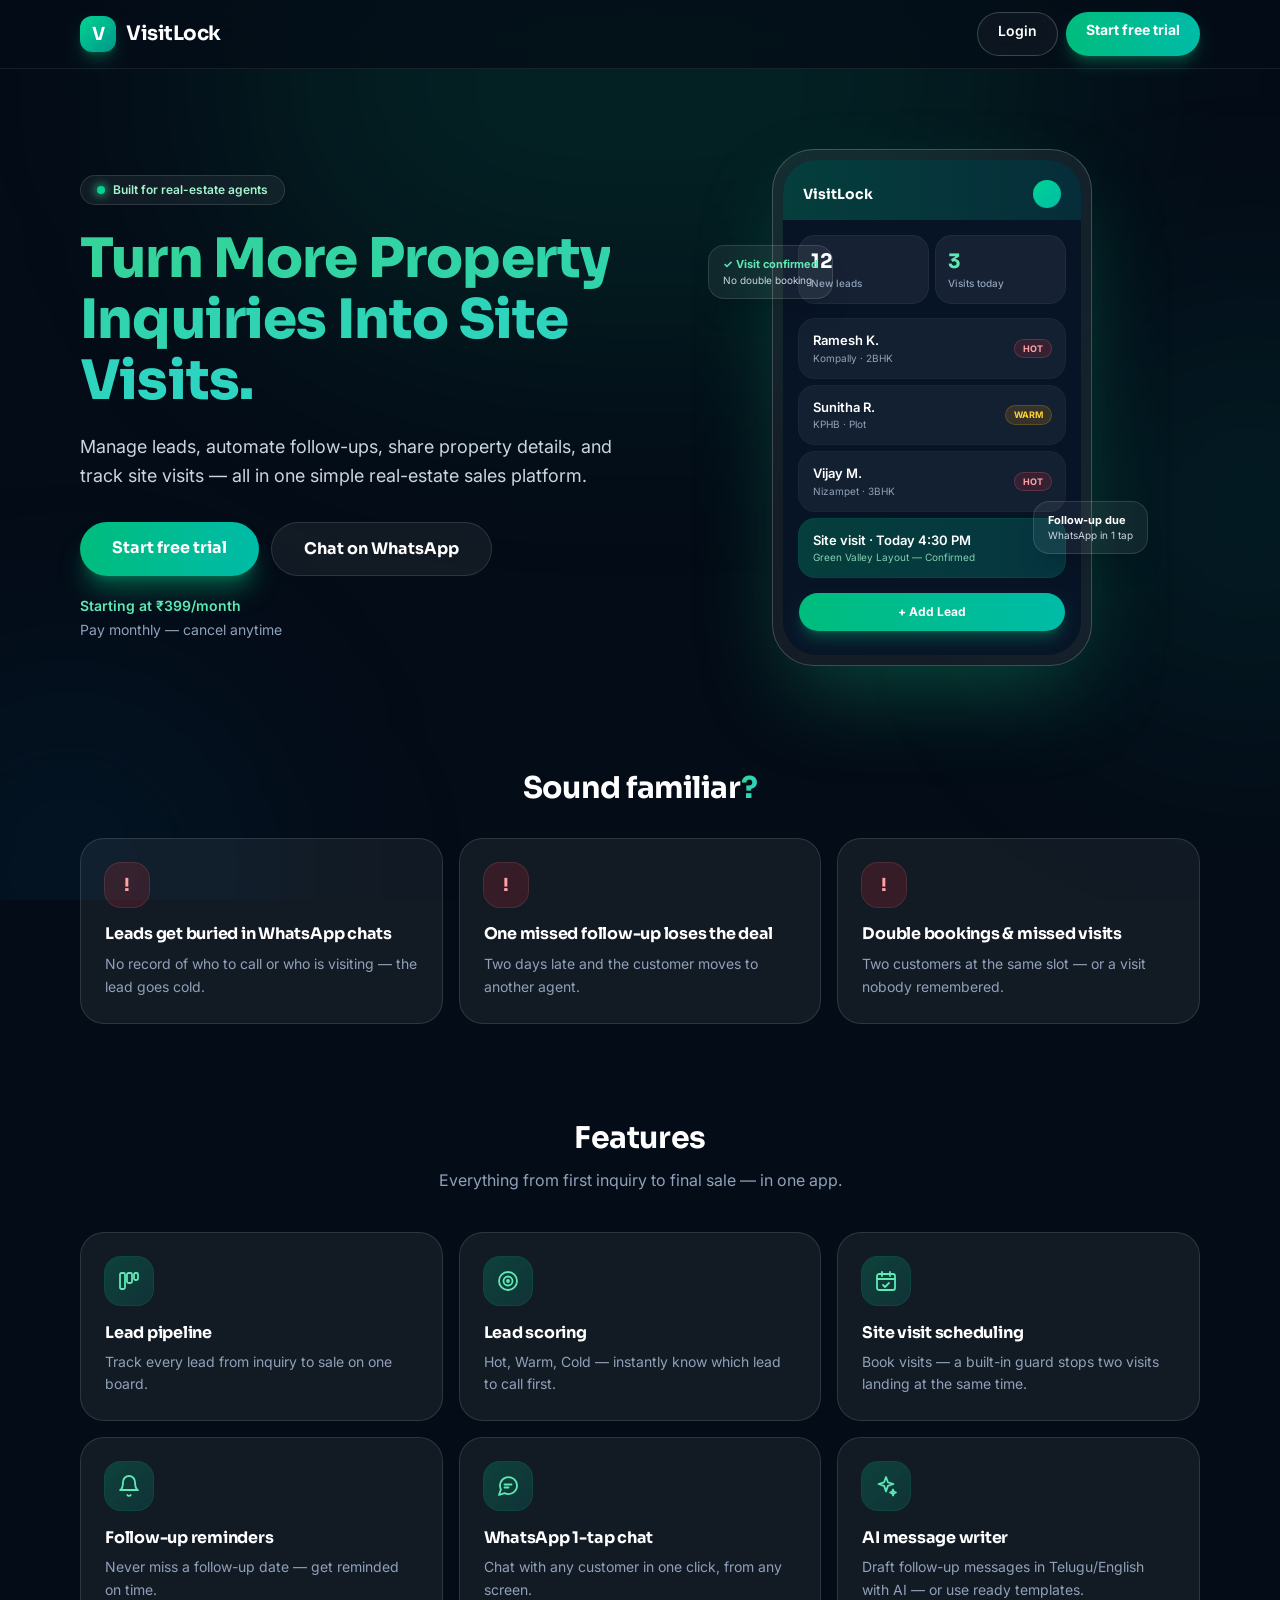
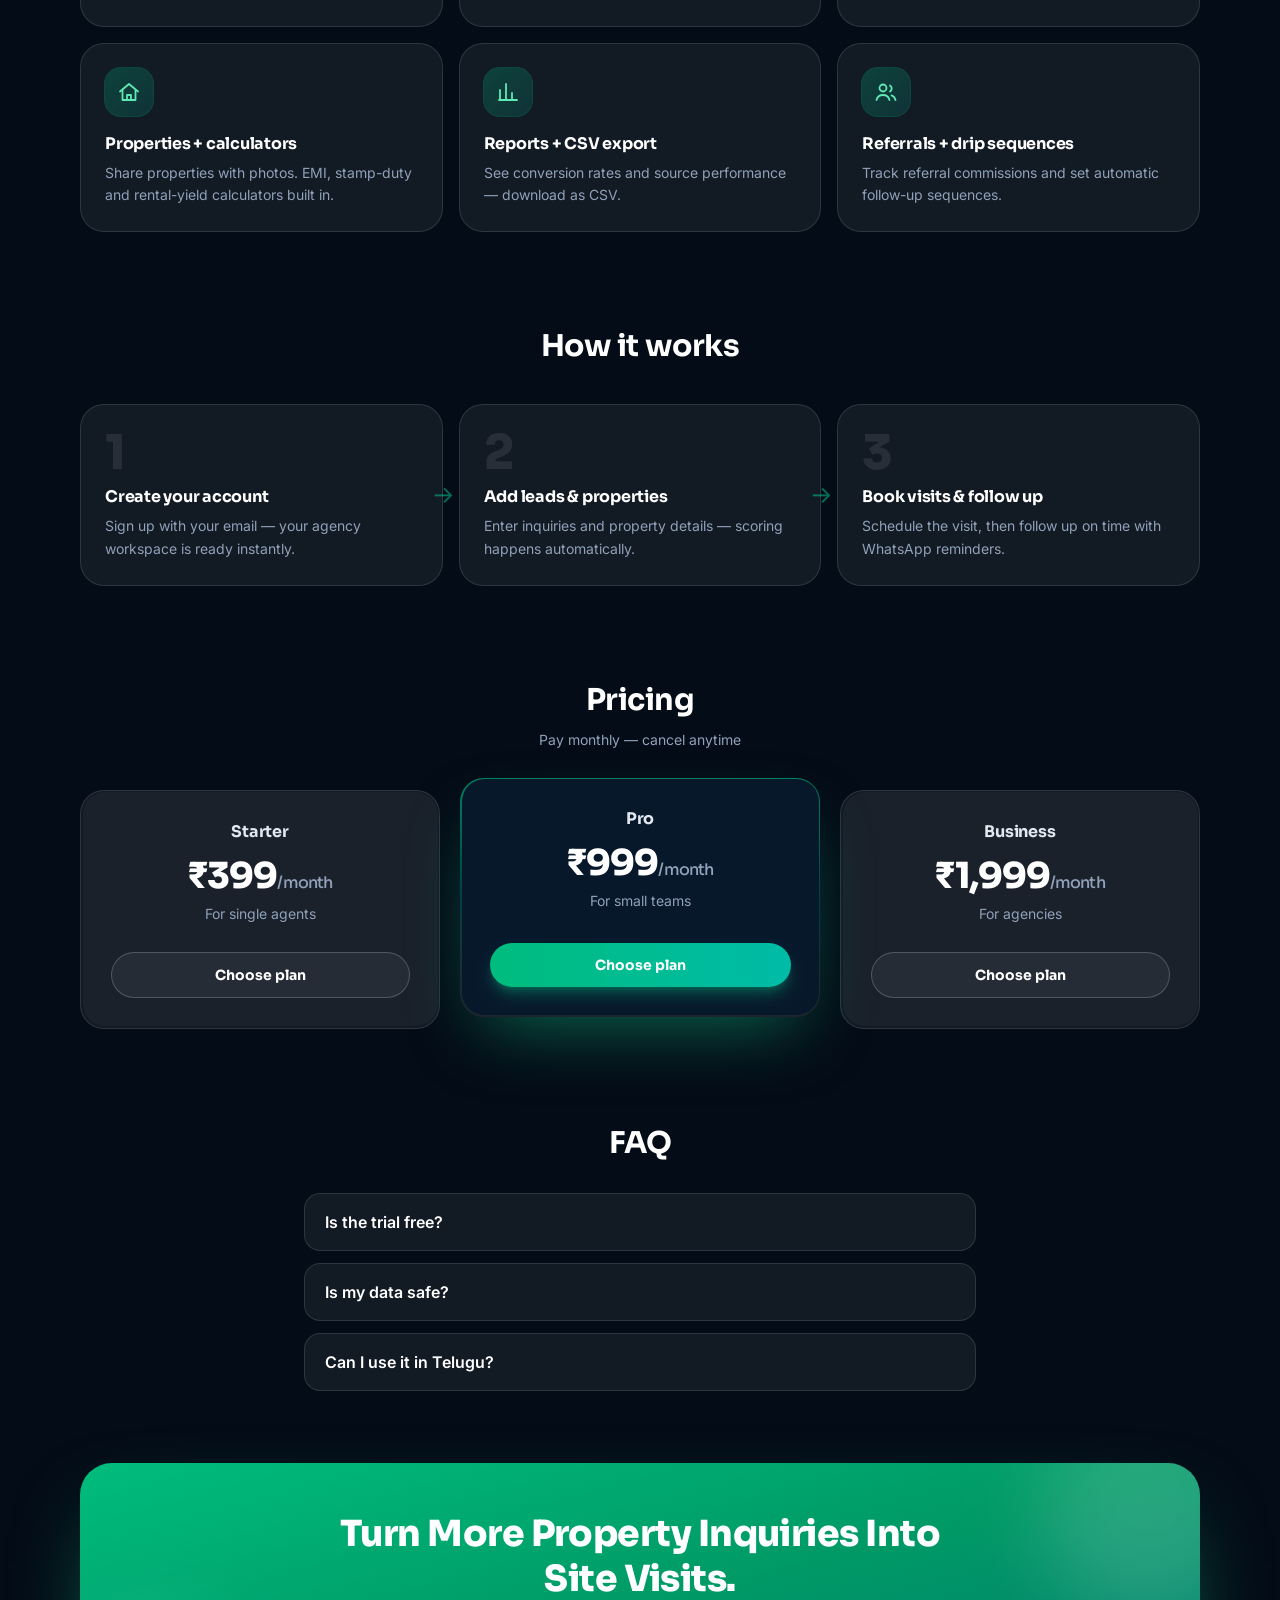
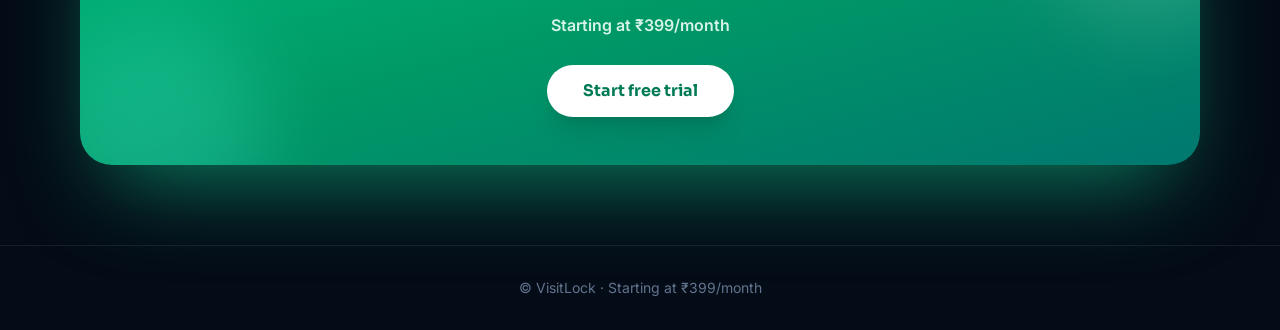
<file: index.html>
<!doctype html>
<html lang="en">
  <head>
    <meta charset="UTF-8" />
    <link rel="icon" type="image/svg+xml" href="/favicon.svg" />
    <meta name="viewport" content="width=device-width, initial-scale=1.0" />
    <meta name="theme-color" content="#04101f" />
    <meta name="description" content="VisitLock — turn more property inquiries into site visits. Leads, follow-ups, site visits and WhatsApp sharing for real-estate teams." />
    <link rel="manifest" href="/manifest.webmanifest" />
    <link rel="apple-touch-icon" href="/icon-192.svg" />
    <meta name="mobile-web-app-capable" content="yes" />
    <meta name="apple-mobile-web-app-capable" content="yes" />
    <meta name="apple-mobile-web-app-status-bar-style" content="black-translucent" />
    <meta name="apple-mobile-web-app-title" content="VisitLock" />
    <title>VisitLock — Turn Property Inquiries Into Site Visits</title>
    <script type="module" crossorigin src="/assets/index-CKEq_1HB.js"></script>
    <link rel="stylesheet" crossorigin href="/assets/index-DarbhlMW.css">
  </head>
  <body>
    <div id="root"></div>
  </body>
</html>
</file>
<file: assets/index-DarbhlMW.css>
@import "https://fonts.googleapis.com/css2?family=Inter:wght@400;500;600;700;800&family=Sora:wght@600;700;800&family=Noto+Sans+Telugu:wght@400;500;600;700&display=swap";@layer components;@layer properties{@supports (((-webkit-hyphens:none)) and (not (margin-trim:inline))) or ((-moz-orient:inline) and (not (color:rgb(from red r g b)))){*,:before,:after,::backdrop{--tw-translate-x:0;--tw-translate-y:0;--tw-translate-z:0;--tw-rotate-x:initial;--tw-rotate-y:initial;--tw-rotate-z:initial;--tw-skew-x:initial;--tw-skew-y:initial;--tw-space-y-reverse:0;--tw-border-style:solid;--tw-gradient-position:initial;--tw-gradient-from:#0000;--tw-gradient-via:#0000;--tw-gradient-to:#0000;--tw-gradient-stops:initial;--tw-gradient-via-stops:initial;--tw-gradient-from-position:0%;--tw-gradient-via-position:50%;--tw-gradient-to-position:100%;--tw-leading:initial;--tw-font-weight:initial;--tw-tracking:initial;--tw-shadow:0 0 #0000;--tw-shadow-color:initial;--tw-shadow-alpha:100%;--tw-inset-shadow:0 0 #0000;--tw-inset-shadow-color:initial;--tw-inset-shadow-alpha:100%;--tw-ring-color:initial;--tw-ring-shadow:0 0 #0000;--tw-inset-ring-color:initial;--tw-inset-ring-shadow:0 0 #0000;--tw-ring-inset:initial;--tw-ring-offset-width:0px;--tw-ring-offset-color:#fff;--tw-ring-offset-shadow:0 0 #0000;--tw-blur:initial;--tw-brightness:initial;--tw-contrast:initial;--tw-grayscale:initial;--tw-hue-rotate:initial;--tw-invert:initial;--tw-opacity:initial;--tw-saturate:initial;--tw-sepia:initial;--tw-drop-shadow:initial;--tw-drop-shadow-color:initial;--tw-drop-shadow-alpha:100%;--tw-drop-shadow-size:initial;--tw-backdrop-blur:initial;--tw-backdrop-brightness:initial;--tw-backdrop-contrast:initial;--tw-backdrop-grayscale:initial;--tw-backdrop-hue-rotate:initial;--tw-backdrop-invert:initial;--tw-backdrop-opacity:initial;--tw-backdrop-saturate:initial;--tw-backdrop-sepia:initial;--tw-duration:initial}}}@layer theme{:root,:host{--font-sans:"Inter", system-ui, "Segoe UI", Roboto, "Noto Sans Telugu", sans-serif;--font-mono:ui-monospace, SFMono-Regular, Menlo, Monaco, Consolas, "Liberation Mono", "Courier New", monospace;--color-red-50:oklch(97.1% .013 17.38);--color-red-100:oklch(93.6% .032 17.717);--color-red-300:oklch(80.8% .114 19.571);--color-red-400:oklch(70.4% .191 22.216);--color-red-500:oklch(63.7% .237 25.331);--color-red-600:oklch(57.7% .245 27.325);--color-red-700:oklch(50.5% .213 27.518);--color-amber-50:oklch(98.7% .022 95.277);--color-amber-100:oklch(96.2% .059 95.617);--color-amber-200:oklch(92.4% .12 95.746);--color-amber-300:oklch(87.9% .169 91.605);--color-amber-400:oklch(82.8% .189 84.429);--color-amber-500:oklch(76.9% .188 70.08);--color-amber-700:oklch(55.5% .163 48.998);--color-yellow-50:oklch(98.7% .026 102.212);--color-yellow-100:oklch(97.3% .071 103.193);--color-yellow-700:oklch(55.4% .135 66.442);--color-yellow-800:oklch(47.6% .114 61.907);--color-yellow-900:oklch(42.1% .095 57.708);--color-green-50:oklch(98.2% .018 155.826);--color-green-100:oklch(96.2% .044 156.743);--color-green-500:oklch(72.3% .219 149.579);--color-green-600:oklch(62.7% .194 149.214);--color-green-700:oklch(52.7% .154 150.069);--color-emerald-50:oklch(97.9% .021 166.113);--color-emerald-200:oklch(90.5% .093 164.15);--color-emerald-300:oklch(84.5% .143 164.978);--color-emerald-400:oklch(76.5% .177 163.223);--color-emerald-500:oklch(69.6% .17 162.48);--color-emerald-600:oklch(59.6% .145 163.225);--color-emerald-700:oklch(50.8% .118 165.612);--color-emerald-800:oklch(43.2% .095 166.913);--color-emerald-900:oklch(37.8% .077 168.94);--color-teal-300:oklch(85.5% .138 181.071);--color-teal-400:oklch(77.7% .152 181.912);--color-teal-500:oklch(70.4% .14 182.503);--color-teal-600:oklch(60% .118 184.704);--color-teal-700:oklch(51.1% .096 186.391);--color-sky-600:oklch(58.8% .158 241.966);--color-slate-50:oklch(98.4% .003 247.858);--color-slate-100:oklch(96.8% .007 247.896);--color-slate-200:oklch(92.9% .013 255.508);--color-slate-300:oklch(86.9% .022 252.894);--color-slate-400:oklch(70.4% .04 256.788);--color-slate-500:oklch(55.4% .046 257.417);--color-slate-600:oklch(44.6% .043 257.281);--color-slate-700:oklch(37.2% .044 257.287);--color-white:#fff;--spacing:.25rem;--container-xs:20rem;--container-md:28rem;--container-lg:32rem;--container-xl:36rem;--container-2xl:42rem;--container-6xl:72rem;--text-xs:.75rem;--text-xs--line-height:calc(1 / .75);--text-sm:.875rem;--text-sm--line-height:calc(1.25 / .875);--text-base:1rem;--text-base--line-height:calc(1.5 / 1);--text-lg:1.125rem;--text-lg--line-height:calc(1.75 / 1.125);--text-xl:1.25rem;--text-xl--line-height:calc(1.75 / 1.25);--text-2xl:1.5rem;--text-2xl--line-height:calc(2 / 1.5);--text-3xl:1.875rem;--text-3xl--line-height:calc(2.25 / 1.875);--text-4xl:2.25rem;--text-4xl--line-height:calc(2.5 / 2.25);--text-5xl:3rem;--text-5xl--line-height:1;--font-weight-normal:400;--font-weight-medium:500;--font-weight-semibold:600;--font-weight-bold:700;--font-weight-extrabold:800;--tracking-tight:-.025em;--tracking-wide:.025em;--leading-tight:1.25;--leading-snug:1.375;--leading-relaxed:1.625;--radius-lg:.5rem;--radius-xl:.75rem;--radius-2xl:1rem;--radius-3xl:1.5rem;--blur-xl:24px;--blur-2xl:40px;--default-transition-duration:.15s;--default-transition-timing-function:cubic-bezier(.4, 0, .2, 1);--default-font-family:var(--font-sans);--default-mono-font-family:var(--font-mono);--color-navy-950:#04101f;--color-navy-900:#081a30;--color-brand-700:#047857;--font-display:"Sora", "Inter", "Noto Sans Telugu", system-ui, sans-serif}}@layer base{*,:after,:before,::backdrop{box-sizing:border-box;border:0 solid;margin:0;padding:0}::file-selector-button{box-sizing:border-box;border:0 solid;margin:0;padding:0}html,:host{-webkit-text-size-adjust:100%;tab-size:4;line-height:1.5;font-family:var(--default-font-family,-apple-system, BlinkMacSystemFont, "Segoe UI", Roboto, "Helvetica Neue", "Noto Sans", Arial, sans-serif, "Apple Color Emoji", "Segoe UI Emoji", "Segoe UI Symbol", "Noto Color Emoji");font-feature-settings:var(--default-font-feature-settings,normal);font-variation-settings:var(--default-font-variation-settings,normal);-webkit-tap-highlight-color:transparent}hr{height:0;color:inherit;border-top-width:1px}abbr:where([title]){-webkit-text-decoration:underline dotted;text-decoration:underline dotted}h1,h2,h3,h4,h5,h6{font-size:inherit;font-weight:inherit}a{color:inherit;-webkit-text-decoration:inherit;-webkit-text-decoration:inherit;-webkit-text-decoration:inherit;-webkit-text-decoration:inherit;text-decoration:inherit}b,strong{font-weight:bolder}code,kbd,samp,pre{font-family:var(--default-mono-font-family,ui-monospace, SFMono-Regular, Menlo, Monaco, Consolas, "Liberation Mono", "Courier New", monospace);font-feature-settings:var(--default-mono-font-feature-settings,normal);font-variation-settings:var(--default-mono-font-variation-settings,normal);font-size:1em}small{font-size:80%}sub,sup{vertical-align:baseline;font-size:75%;line-height:0;position:relative}sub{bottom:-.25em}sup{top:-.5em}table{text-indent:0;border-color:inherit;border-collapse:collapse}:-moz-focusring:where(:not(iframe)){outline:auto}progress{vertical-align:baseline}summary{display:list-item}ol,ul,menu{list-style:none}img,svg,video,canvas,audio,iframe,embed,object{vertical-align:middle;display:block}img,video{max-width:100%;height:auto}button,input,select,optgroup,textarea{font:inherit;font-feature-settings:inherit;font-variation-settings:inherit;letter-spacing:inherit;color:inherit;opacity:1;background-color:#0000;border-radius:0}::file-selector-button{font:inherit;font-feature-settings:inherit;font-variation-settings:inherit;letter-spacing:inherit;color:inherit;opacity:1;background-color:#0000;border-radius:0}:where(select:is([multiple],[size])) optgroup{font-weight:bolder}:where(select:is([multiple],[size])) optgroup option{padding-inline-start:20px}::file-selector-button{margin-inline-end:4px}::placeholder{opacity:1}@supports (not ((-webkit-appearance:-apple-pay-button))) or (contain-intrinsic-size:1px){::placeholder{color:currentColor}@supports (color:color-mix(in lab, red, red)){::placeholder{color:color-mix(in oklab, currentcolor 50%, transparent)}}}textarea{resize:vertical}::-webkit-search-decoration{-webkit-appearance:none}::-webkit-date-and-time-value{min-height:1lh;text-align:inherit}::-webkit-datetime-edit{display:inline-flex}::-webkit-datetime-edit-fields-wrapper{padding:0}::-webkit-datetime-edit{padding-block:0}::-webkit-datetime-edit-year-field{padding-block:0}::-webkit-datetime-edit-month-field{padding-block:0}::-webkit-datetime-edit-day-field{padding-block:0}::-webkit-datetime-edit-hour-field{padding-block:0}::-webkit-datetime-edit-minute-field{padding-block:0}::-webkit-datetime-edit-second-field{padding-block:0}::-webkit-datetime-edit-millisecond-field{padding-block:0}::-webkit-datetime-edit-meridiem-field{padding-block:0}::-webkit-calendar-picker-indicator{line-height:1}:-moz-ui-invalid{box-shadow:none}button,input:where([type=button],[type=reset],[type=submit]){appearance:button}::file-selector-button{appearance:button}::-webkit-inner-spin-button{height:auto}::-webkit-outer-spin-button{height:auto}[hidden]:where(:not([hidden=until-found])){display:none!important}}@layer utilities{.pointer-events-none{pointer-events:none}.visible{visibility:visible}.absolute{position:absolute}.fixed{position:fixed}.relative{position:relative}.static{position:static}.sticky{position:sticky}.inset-0{inset:0}.inset-x-4{inset-inline:calc(var(--spacing) * 4)}.-top-16{top:calc(var(--spacing) * -16)}.-top-32{top:calc(var(--spacing) * -32)}.-top-40{top:calc(var(--spacing) * -40)}.top-0{top:0}.top-1{top:var(--spacing)}.top-1\/2{top:50%}.top-1\/3{top:33.3333%}.top-16{top:calc(var(--spacing) * 16)}.top-24{top:calc(var(--spacing) * 24)}.top-full{top:100%}.-right-3{right:calc(var(--spacing) * -3)}.-right-14{right:calc(var(--spacing) * -14)}.-right-16{right:calc(var(--spacing) * -16)}.-right-20{right:calc(var(--spacing) * -20)}.right-0{right:0}.right-\[-180px\]{right:-180px}.-bottom-20{bottom:calc(var(--spacing) * -20)}.-bottom-32{bottom:calc(var(--spacing) * -32)}.bottom-0{bottom:0}.bottom-28{bottom:calc(var(--spacing) * 28)}.bottom-\[-160px\]{bottom:-160px}.-left-10{left:calc(var(--spacing) * -10)}.-left-16{left:calc(var(--spacing) * -16)}.left-0{left:0}.left-1{left:var(--spacing)}.left-1\/2{left:50%}.left-7{left:calc(var(--spacing) * 7)}.left-\[-120px\]{left:-120px}.z-30{z-index:30}.z-40{z-index:40}.z-50{z-index:50}.col-span-2{grid-column:span 2/span 2}.mx-2{margin-inline:calc(var(--spacing) * 2)}.mx-auto{margin-inline:auto}.mt-0\.5{margin-top:calc(var(--spacing) * .5)}.mt-1{margin-top:var(--spacing)}.mt-1\.5{margin-top:calc(var(--spacing) * 1.5)}.mt-2{margin-top:calc(var(--spacing) * 2)}.mt-3{margin-top:calc(var(--spacing) * 3)}.mt-4{margin-top:calc(var(--spacing) * 4)}.mt-5{margin-top:calc(var(--spacing) * 5)}.mt-6{margin-top:calc(var(--spacing) * 6)}.mt-7{margin-top:calc(var(--spacing) * 7)}.mt-8{margin-top:calc(var(--spacing) * 8)}.mt-10{margin-top:calc(var(--spacing) * 10)}.ml-1{margin-left:var(--spacing)}.ml-auto{margin-left:auto}.block{display:block}.contents{display:contents}.flex{display:flex}.grid{display:grid}.hidden{display:none}.hidden\!{display:none!important}.inline{display:inline}.inline-block{display:inline-block}.inline-flex{display:inline-flex}.table{display:table}.h-0\.5{height:calc(var(--spacing) * .5)}.h-2{height:calc(var(--spacing) * 2)}.h-3{height:calc(var(--spacing) * 3)}.h-4{height:calc(var(--spacing) * 4)}.h-5{height:calc(var(--spacing) * 5)}.h-6{height:calc(var(--spacing) * 6)}.h-7{height:calc(var(--spacing) * 7)}.h-8{height:calc(var(--spacing) * 8)}.h-9{height:calc(var(--spacing) * 9)}.h-11{height:calc(var(--spacing) * 11)}.h-12{height:calc(var(--spacing) * 12)}.h-24{height:calc(var(--spacing) * 24)}.h-56{height:calc(var(--spacing) * 56)}.h-80{height:calc(var(--spacing) * 80)}.h-96{height:calc(var(--spacing) * 96)}.h-\[380px\]{height:380px}.h-\[420px\]{height:420px}.h-\[480px\]{height:480px}.h-full{height:100%}.max-h-\[90vh\]{max-height:90vh}.min-h-screen{min-height:100vh}.w-2{width:calc(var(--spacing) * 2)}.w-4{width:calc(var(--spacing) * 4)}.w-5{width:calc(var(--spacing) * 5)}.w-6{width:calc(var(--spacing) * 6)}.w-7{width:calc(var(--spacing) * 7)}.w-8{width:calc(var(--spacing) * 8)}.w-9{width:calc(var(--spacing) * 9)}.w-11{width:calc(var(--spacing) * 11)}.w-12{width:calc(var(--spacing) * 12)}.w-14{width:calc(var(--spacing) * 14)}.w-24{width:calc(var(--spacing) * 24)}.w-28{width:calc(var(--spacing) * 28)}.w-32{width:calc(var(--spacing) * 32)}.w-56{width:calc(var(--spacing) * 56)}.w-64{width:calc(var(--spacing) * 64)}.w-80{width:calc(var(--spacing) * 80)}.w-\[290px\]{width:290px}.w-\[380px\]{width:380px}.w-\[420px\]{width:420px}.w-\[640px\]{width:640px}.w-\[820px\]{width:820px}.w-full{width:100%}.max-w-2xl{max-width:var(--container-2xl)}.max-w-6xl{max-width:var(--container-6xl)}.max-w-lg{max-width:var(--container-lg)}.max-w-md{max-width:var(--container-md)}.max-w-xl{max-width:var(--container-xl)}.max-w-xs{max-width:var(--container-xs)}.min-w-0{min-width:0}.min-w-\[520px\]{min-width:520px}.flex-1{flex:1}.shrink-0{flex-shrink:0}.-translate-x-1\/2{--tw-translate-x:calc(calc(1 / 2 * 100%) * -1);translate:var(--tw-translate-x) var(--tw-translate-y)}.-translate-y-1\/2{--tw-translate-y:calc(calc(1 / 2 * 100%) * -1);translate:var(--tw-translate-x) var(--tw-translate-y)}.transform{transform:var(--tw-rotate-x,) var(--tw-rotate-y,) var(--tw-rotate-z,) var(--tw-skew-x,) var(--tw-skew-y,)}.transform\!{transform:var(--tw-rotate-x,) var(--tw-rotate-y,) var(--tw-rotate-z,) var(--tw-skew-x,) var(--tw-skew-y,)!important}.cursor-pointer{cursor:pointer}.resize{resize:both}.scrollbar-none{scrollbar-width:none}.list-none{list-style-type:none}.grid-cols-2{grid-template-columns:repeat(2,minmax(0,1fr))}.grid-cols-3{grid-template-columns:repeat(3,minmax(0,1fr))}.flex-col{flex-direction:column}.flex-wrap{flex-wrap:wrap}.place-items-center{place-items:center}.items-center{align-items:center}.items-end{align-items:flex-end}.items-start{align-items:flex-start}.items-stretch{align-items:stretch}.justify-between{justify-content:space-between}.justify-center{justify-content:center}.justify-end{justify-content:flex-end}.gap-1{gap:var(--spacing)}.gap-2{gap:calc(var(--spacing) * 2)}.gap-2\.5{gap:calc(var(--spacing) * 2.5)}.gap-3{gap:calc(var(--spacing) * 3)}.gap-4{gap:calc(var(--spacing) * 4)}.gap-5{gap:calc(var(--spacing) * 5)}.gap-12{gap:calc(var(--spacing) * 12)}:where(.space-y-1>:not(:last-child)){--tw-space-y-reverse:0;margin-block-start:calc(var(--spacing) * var(--tw-space-y-reverse));margin-block-end:calc(var(--spacing) * calc(1 - var(--tw-space-y-reverse)))}:where(.space-y-1\.5>:not(:last-child)){--tw-space-y-reverse:0;margin-block-start:calc(calc(var(--spacing) * 1.5) * var(--tw-space-y-reverse));margin-block-end:calc(calc(var(--spacing) * 1.5) * calc(1 - var(--tw-space-y-reverse)))}:where(.space-y-2>:not(:last-child)){--tw-space-y-reverse:0;margin-block-start:calc(calc(var(--spacing) * 2) * var(--tw-space-y-reverse));margin-block-end:calc(calc(var(--spacing) * 2) * calc(1 - var(--tw-space-y-reverse)))}:where(.space-y-3>:not(:last-child)){--tw-space-y-reverse:0;margin-block-start:calc(calc(var(--spacing) * 3) * var(--tw-space-y-reverse));margin-block-end:calc(calc(var(--spacing) * 3) * calc(1 - var(--tw-space-y-reverse)))}:where(.space-y-4>:not(:last-child)){--tw-space-y-reverse:0;margin-block-start:calc(calc(var(--spacing) * 4) * var(--tw-space-y-reverse));margin-block-end:calc(calc(var(--spacing) * 4) * calc(1 - var(--tw-space-y-reverse)))}.truncate{text-overflow:ellipsis;white-space:nowrap;overflow:hidden}.overflow-hidden{overflow:hidden}.overflow-x-auto{overflow-x:auto}.overflow-y-auto{overflow-y:auto}.rounded{border-radius:.25rem}.rounded-2xl{border-radius:var(--radius-2xl)}.rounded-3xl{border-radius:var(--radius-3xl)}.rounded-\[2\.1rem\]{border-radius:2.1rem}.rounded-\[2\.6rem\]{border-radius:2.6rem}.rounded-\[2rem\]{border-radius:2rem}.rounded-\[calc\(1\.5rem-1\.5px\)\]{border-radius:calc(1.5rem - 1.5px)}.rounded-full{border-radius:2147483647px}.rounded-lg{border-radius:var(--radius-lg)}.rounded-xl{border-radius:var(--radius-xl)}.rounded-t-3xl{border-top-left-radius:var(--radius-3xl);border-top-right-radius:var(--radius-3xl)}.rounded-l-xl{border-top-left-radius:var(--radius-xl);border-bottom-left-radius:var(--radius-xl)}.rounded-r-xl{border-top-right-radius:var(--radius-xl);border-bottom-right-radius:var(--radius-xl)}.border{border-style:var(--tw-border-style);border-width:1px}.border-2{border-style:var(--tw-border-style);border-width:2px}.border-t{border-top-style:var(--tw-border-style);border-top-width:1px}.border-b{border-bottom-style:var(--tw-border-style);border-bottom-width:1px}.border-dashed{--tw-border-style:dashed;border-style:dashed}.border-amber-200\/80{border-color:#fee685cc}@supports (color:color-mix(in lab, red, red)){.border-amber-200\/80{border-color:color-mix(in oklab, var(--color-amber-200) 80%, transparent)}}.border-emerald-200{border-color:var(--color-emerald-200)}.border-emerald-500{border-color:var(--color-emerald-500)}.border-emerald-600\/40{border-color:#00976766}@supports (color:color-mix(in lab, red, red)){.border-emerald-600\/40{border-color:color-mix(in oklab, var(--color-emerald-600) 40%, transparent)}}.border-slate-100{border-color:var(--color-slate-100)}.border-slate-200{border-color:var(--color-slate-200)}.border-slate-200\/70{border-color:#e2e8f0b3}@supports (color:color-mix(in lab, red, red)){.border-slate-200\/70{border-color:color-mix(in oklab, var(--color-slate-200) 70%, transparent)}}.border-slate-200\/80{border-color:#e2e8f0cc}@supports (color:color-mix(in lab, red, red)){.border-slate-200\/80{border-color:color-mix(in oklab, var(--color-slate-200) 80%, transparent)}}.border-slate-300{border-color:var(--color-slate-300)}.border-white\/20{border-color:#fff3}@supports (color:color-mix(in lab, red, red)){.border-white\/20{border-color:color-mix(in oklab, var(--color-white) 20%, transparent)}}.border-white\/60{border-color:#fff9}@supports (color:color-mix(in lab, red, red)){.border-white\/60{border-color:color-mix(in oklab, var(--color-white) 60%, transparent)}}.border-white\/\[0\.08\]{border-color:#ffffff14}@supports (color:color-mix(in lab, red, red)){.border-white\/\[0\.08\]{border-color:color-mix(in oklab, var(--color-white) 8%, transparent)}}.bg-\[\#040c17\]{background-color:#040c17}.bg-\[\#040c17\]\/75{background-color:oklab(15.1822% -.00818677 -.0266823/.75)}.bg-\[\#07182b\]{background-color:#07182b}.bg-\[\#071426\]{background-color:#071426}.bg-\[\#eef3f7\]{background-color:#eef3f7}.bg-amber-50{background-color:var(--color-amber-50)}.bg-amber-500\/15{background-color:#f99c0026}@supports (color:color-mix(in lab, red, red)){.bg-amber-500\/15{background-color:color-mix(in oklab, var(--color-amber-500) 15%, transparent)}}.bg-emerald-50{background-color:var(--color-emerald-50)}.bg-emerald-50\/60{background-color:#ecfdf599}@supports (color:color-mix(in lab, red, red)){.bg-emerald-50\/60{background-color:color-mix(in oklab, var(--color-emerald-50) 60%, transparent)}}.bg-emerald-400{background-color:var(--color-emerald-400)}.bg-emerald-500\/\[0\.13\]{background-color:#00bb7f21}@supports (color:color-mix(in lab, red, red)){.bg-emerald-500\/\[0\.13\]{background-color:color-mix(in oklab, var(--color-emerald-500) 13%, transparent)}}.bg-emerald-500\/\[0\.14\]{background-color:#00bb7f24}@supports (color:color-mix(in lab, red, red)){.bg-emerald-500\/\[0\.14\]{background-color:color-mix(in oklab, var(--color-emerald-500) 14.0%, transparent)}}.bg-emerald-600{background-color:var(--color-emerald-600)}.bg-green-50{background-color:var(--color-green-50)}.bg-green-100{background-color:var(--color-green-100)}.bg-navy-950{background-color:var(--color-navy-950)}.bg-navy-950\/50{background-color:#04101f80}@supports (color:color-mix(in lab, red, red)){.bg-navy-950\/50{background-color:color-mix(in oklab, var(--color-navy-950) 50%, transparent)}}.bg-red-50{background-color:var(--color-red-50)}.bg-red-100{background-color:var(--color-red-100)}.bg-red-500\/15{background-color:#fb2c3626}@supports (color:color-mix(in lab, red, red)){.bg-red-500\/15{background-color:color-mix(in oklab, var(--color-red-500) 15%, transparent)}}.bg-sky-600\/\[0\.08\]{background-color:#0084cc14}@supports (color:color-mix(in lab, red, red)){.bg-sky-600\/\[0\.08\]{background-color:color-mix(in oklab, var(--color-sky-600) 8%, transparent)}}.bg-slate-50{background-color:var(--color-slate-50)}.bg-slate-100{background-color:var(--color-slate-100)}.bg-slate-100\/80{background-color:#f1f5f9cc}@supports (color:color-mix(in lab, red, red)){.bg-slate-100\/80{background-color:color-mix(in oklab, var(--color-slate-100) 80%, transparent)}}.bg-slate-200{background-color:var(--color-slate-200)}.bg-slate-300{background-color:var(--color-slate-300)}.bg-teal-300\/25{background-color:#46ecd540}@supports (color:color-mix(in lab, red, red)){.bg-teal-300\/25{background-color:color-mix(in oklab, var(--color-teal-300) 25%, transparent)}}.bg-teal-500\/\[0\.1\]{background-color:#00baa71a}@supports (color:color-mix(in lab, red, red)){.bg-teal-500\/\[0\.1\]{background-color:color-mix(in oklab, var(--color-teal-500) 10%, transparent)}}.bg-teal-500\/\[0\.09\]{background-color:#00baa717}@supports (color:color-mix(in lab, red, red)){.bg-teal-500\/\[0\.09\]{background-color:color-mix(in oklab, var(--color-teal-500) 9%, transparent)}}.bg-white{background-color:var(--color-white)}.bg-white\/10{background-color:#ffffff1a}@supports (color:color-mix(in lab, red, red)){.bg-white\/10{background-color:color-mix(in oklab, var(--color-white) 10%, transparent)}}.bg-white\/15{background-color:#ffffff26}@supports (color:color-mix(in lab, red, red)){.bg-white\/15{background-color:color-mix(in oklab, var(--color-white) 15%, transparent)}}.bg-white\/75{background-color:#ffffffbf}@supports (color:color-mix(in lab, red, red)){.bg-white\/75{background-color:color-mix(in oklab, var(--color-white) 75%, transparent)}}.bg-white\/80{background-color:#fffc}@supports (color:color-mix(in lab, red, red)){.bg-white\/80{background-color:color-mix(in oklab, var(--color-white) 80%, transparent)}}.bg-white\/85{background-color:#ffffffd9}@supports (color:color-mix(in lab, red, red)){.bg-white\/85{background-color:color-mix(in oklab, var(--color-white) 85%, transparent)}}.bg-white\/\[0\.03\]{background-color:#ffffff08}@supports (color:color-mix(in lab, red, red)){.bg-white\/\[0\.03\]{background-color:color-mix(in oklab, var(--color-white) 3%, transparent)}}.bg-white\/\[0\.04\]{background-color:#ffffff0a}@supports (color:color-mix(in lab, red, red)){.bg-white\/\[0\.04\]{background-color:color-mix(in oklab, var(--color-white) 4%, transparent)}}.bg-white\/\[0\.05\]{background-color:#ffffff0d}@supports (color:color-mix(in lab, red, red)){.bg-white\/\[0\.05\]{background-color:color-mix(in oklab, var(--color-white) 5%, transparent)}}.bg-white\/\[0\.06\]{background-color:#ffffff0f}@supports (color:color-mix(in lab, red, red)){.bg-white\/\[0\.06\]{background-color:color-mix(in oklab, var(--color-white) 6%, transparent)}}.bg-white\/\[0\.07\]{background-color:#ffffff12}@supports (color:color-mix(in lab, red, red)){.bg-white\/\[0\.07\]{background-color:color-mix(in oklab, var(--color-white) 7.0%, transparent)}}.bg-yellow-50{background-color:var(--color-yellow-50)}.bg-yellow-100{background-color:var(--color-yellow-100)}.bg-gradient-to-b{--tw-gradient-position:to bottom in oklab;background-image:linear-gradient(var(--tw-gradient-stops))}.bg-gradient-to-br{--tw-gradient-position:to bottom right in oklab;background-image:linear-gradient(var(--tw-gradient-stops))}.bg-gradient-to-r{--tw-gradient-position:to right in oklab;background-image:linear-gradient(var(--tw-gradient-stops))}.from-amber-50{--tw-gradient-from:var(--color-amber-50);--tw-gradient-stops:var(--tw-gradient-via-stops,var(--tw-gradient-position), var(--tw-gradient-from) var(--tw-gradient-from-position), var(--tw-gradient-to) var(--tw-gradient-to-position))}.from-emerald-400{--tw-gradient-from:var(--color-emerald-400);--tw-gradient-stops:var(--tw-gradient-via-stops,var(--tw-gradient-position), var(--tw-gradient-from) var(--tw-gradient-from-position), var(--tw-gradient-to) var(--tw-gradient-to-position))}.from-emerald-400\/60{--tw-gradient-from:#00d29499}@supports (color:color-mix(in lab, red, red)){.from-emerald-400\/60{--tw-gradient-from:color-mix(in oklab, var(--color-emerald-400) 60%, transparent)}}.from-emerald-400\/60{--tw-gradient-stops:var(--tw-gradient-via-stops,var(--tw-gradient-position), var(--tw-gradient-from) var(--tw-gradient-from-position), var(--tw-gradient-to) var(--tw-gradient-to-position))}.from-emerald-500{--tw-gradient-from:var(--color-emerald-500);--tw-gradient-stops:var(--tw-gradient-via-stops,var(--tw-gradient-position), var(--tw-gradient-from) var(--tw-gradient-from-position), var(--tw-gradient-to) var(--tw-gradient-to-position))}.from-emerald-500\/25{--tw-gradient-from:#00bb7f40}@supports (color:color-mix(in lab, red, red)){.from-emerald-500\/25{--tw-gradient-from:color-mix(in oklab, var(--color-emerald-500) 25%, transparent)}}.from-emerald-500\/25{--tw-gradient-stops:var(--tw-gradient-via-stops,var(--tw-gradient-position), var(--tw-gradient-from) var(--tw-gradient-from-position), var(--tw-gradient-to) var(--tw-gradient-to-position))}.from-emerald-500\/\[0\.13\]{--tw-gradient-from:#00bb7f21}@supports (color:color-mix(in lab, red, red)){.from-emerald-500\/\[0\.13\]{--tw-gradient-from:color-mix(in oklab, var(--color-emerald-500) 13%, transparent)}}.from-emerald-500\/\[0\.13\]{--tw-gradient-stops:var(--tw-gradient-via-stops,var(--tw-gradient-position), var(--tw-gradient-from) var(--tw-gradient-from-position), var(--tw-gradient-to) var(--tw-gradient-to-position))}.from-green-500{--tw-gradient-from:var(--color-green-500);--tw-gradient-stops:var(--tw-gradient-via-stops,var(--tw-gradient-position), var(--tw-gradient-from) var(--tw-gradient-from-position), var(--tw-gradient-to) var(--tw-gradient-to-position))}.from-navy-900{--tw-gradient-from:var(--color-navy-900);--tw-gradient-stops:var(--tw-gradient-via-stops,var(--tw-gradient-position), var(--tw-gradient-from) var(--tw-gradient-from-position), var(--tw-gradient-to) var(--tw-gradient-to-position))}.via-emerald-600{--tw-gradient-via:var(--color-emerald-600);--tw-gradient-via-stops:var(--tw-gradient-position), var(--tw-gradient-from) var(--tw-gradient-from-position), var(--tw-gradient-via) var(--tw-gradient-via-position), var(--tw-gradient-to) var(--tw-gradient-to-position);--tw-gradient-stops:var(--tw-gradient-via-stops)}.via-teal-400\/25{--tw-gradient-via:#00d3bd40}@supports (color:color-mix(in lab, red, red)){.via-teal-400\/25{--tw-gradient-via:color-mix(in oklab, var(--color-teal-400) 25%, transparent)}}.via-teal-400\/25{--tw-gradient-via-stops:var(--tw-gradient-position), var(--tw-gradient-from) var(--tw-gradient-from-position), var(--tw-gradient-via) var(--tw-gradient-via-position), var(--tw-gradient-to) var(--tw-gradient-to-position);--tw-gradient-stops:var(--tw-gradient-via-stops)}.to-green-600{--tw-gradient-to:var(--color-green-600);--tw-gradient-stops:var(--tw-gradient-via-stops,var(--tw-gradient-position), var(--tw-gradient-from) var(--tw-gradient-from-position), var(--tw-gradient-to) var(--tw-gradient-to-position))}.to-navy-950{--tw-gradient-to:var(--color-navy-950);--tw-gradient-stops:var(--tw-gradient-via-stops,var(--tw-gradient-position), var(--tw-gradient-from) var(--tw-gradient-from-position), var(--tw-gradient-to) var(--tw-gradient-to-position))}.to-teal-500{--tw-gradient-to:var(--color-teal-500);--tw-gradient-stops:var(--tw-gradient-via-stops,var(--tw-gradient-position), var(--tw-gradient-from) var(--tw-gradient-from-position), var(--tw-gradient-to) var(--tw-gradient-to-position))}.to-teal-500\/15{--tw-gradient-to:#00baa726}@supports (color:color-mix(in lab, red, red)){.to-teal-500\/15{--tw-gradient-to:color-mix(in oklab, var(--color-teal-500) 15%, transparent)}}.to-teal-500\/15{--tw-gradient-stops:var(--tw-gradient-via-stops,var(--tw-gradient-position), var(--tw-gradient-from) var(--tw-gradient-from-position), var(--tw-gradient-to) var(--tw-gradient-to-position))}.to-teal-500\/20{--tw-gradient-to:#00baa733}@supports (color:color-mix(in lab, red, red)){.to-teal-500\/20{--tw-gradient-to:color-mix(in oklab, var(--color-teal-500) 20%, transparent)}}.to-teal-500\/20{--tw-gradient-stops:var(--tw-gradient-via-stops,var(--tw-gradient-position), var(--tw-gradient-from) var(--tw-gradient-from-position), var(--tw-gradient-to) var(--tw-gradient-to-position))}.to-teal-500\/\[0\.13\]{--tw-gradient-to:#00baa721}@supports (color:color-mix(in lab, red, red)){.to-teal-500\/\[0\.13\]{--tw-gradient-to:color-mix(in oklab, var(--color-teal-500) 13%, transparent)}}.to-teal-500\/\[0\.13\]{--tw-gradient-stops:var(--tw-gradient-via-stops,var(--tw-gradient-position), var(--tw-gradient-from) var(--tw-gradient-from-position), var(--tw-gradient-to) var(--tw-gradient-to-position))}.to-teal-600{--tw-gradient-to:var(--color-teal-600);--tw-gradient-stops:var(--tw-gradient-via-stops,var(--tw-gradient-position), var(--tw-gradient-from) var(--tw-gradient-from-position), var(--tw-gradient-to) var(--tw-gradient-to-position))}.to-teal-700{--tw-gradient-to:var(--color-teal-700);--tw-gradient-stops:var(--tw-gradient-via-stops,var(--tw-gradient-position), var(--tw-gradient-from) var(--tw-gradient-from-position), var(--tw-gradient-to) var(--tw-gradient-to-position))}.to-white\/10{--tw-gradient-to:#ffffff1a}@supports (color:color-mix(in lab, red, red)){.to-white\/10{--tw-gradient-to:color-mix(in oklab, var(--color-white) 10%, transparent)}}.to-white\/10{--tw-gradient-stops:var(--tw-gradient-via-stops,var(--tw-gradient-position), var(--tw-gradient-from) var(--tw-gradient-from-position), var(--tw-gradient-to) var(--tw-gradient-to-position))}.to-yellow-50{--tw-gradient-to:var(--color-yellow-50);--tw-gradient-stops:var(--tw-gradient-via-stops,var(--tw-gradient-position), var(--tw-gradient-from) var(--tw-gradient-from-position), var(--tw-gradient-to) var(--tw-gradient-to-position))}.object-cover{object-fit:cover}.p-1{padding:var(--spacing)}.p-2{padding:calc(var(--spacing) * 2)}.p-2\.5{padding:calc(var(--spacing) * 2.5)}.p-3{padding:calc(var(--spacing) * 3)}.p-4{padding:calc(var(--spacing) * 4)}.p-5{padding:calc(var(--spacing) * 5)}.p-6{padding:calc(var(--spacing) * 6)}.p-7{padding:calc(var(--spacing) * 7)}.p-8{padding:calc(var(--spacing) * 8)}.p-\[1\.5px\]{padding:1.5px}.px-1{padding-inline:var(--spacing)}.px-2{padding-inline:calc(var(--spacing) * 2)}.px-2\.5{padding-inline:calc(var(--spacing) * 2.5)}.px-3{padding-inline:calc(var(--spacing) * 3)}.px-3\.5{padding-inline:calc(var(--spacing) * 3.5)}.px-4{padding-inline:calc(var(--spacing) * 4)}.px-5{padding-inline:calc(var(--spacing) * 5)}.px-6{padding-inline:calc(var(--spacing) * 6)}.px-8{padding-inline:calc(var(--spacing) * 8)}.px-9{padding-inline:calc(var(--spacing) * 9)}.py-0\.5{padding-block:calc(var(--spacing) * .5)}.py-1{padding-block:var(--spacing)}.py-1\.5{padding-block:calc(var(--spacing) * 1.5)}.py-2{padding-block:calc(var(--spacing) * 2)}.py-2\.5{padding-block:calc(var(--spacing) * 2.5)}.py-3{padding-block:calc(var(--spacing) * 3)}.py-3\.5{padding-block:calc(var(--spacing) * 3.5)}.py-4{padding-block:calc(var(--spacing) * 4)}.py-6{padding-block:calc(var(--spacing) * 6)}.py-8{padding-block:calc(var(--spacing) * 8)}.py-10{padding-block:calc(var(--spacing) * 10)}.py-12{padding-block:calc(var(--spacing) * 12)}.py-14{padding-block:calc(var(--spacing) * 14)}.pt-4{padding-top:calc(var(--spacing) * 4)}.pt-5{padding-top:calc(var(--spacing) * 5)}.pt-8{padding-top:calc(var(--spacing) * 8)}.pt-14{padding-top:calc(var(--spacing) * 14)}.pr-2{padding-right:calc(var(--spacing) * 2)}.pb-3{padding-bottom:calc(var(--spacing) * 3)}.pb-4{padding-bottom:calc(var(--spacing) * 4)}.pb-6{padding-bottom:calc(var(--spacing) * 6)}.pb-16{padding-bottom:calc(var(--spacing) * 16)}.pb-20{padding-bottom:calc(var(--spacing) * 20)}.pb-24{padding-bottom:calc(var(--spacing) * 24)}.pb-\[env\(safe-area-inset-bottom\)\]{padding-bottom:env(safe-area-inset-bottom)}.text-center{text-align:center}.text-left{text-align:left}.text-right{text-align:right}.font-display{font-family:var(--font-display)}.text-2xl{font-size:var(--text-2xl);line-height:var(--tw-leading,var(--text-2xl--line-height))}.text-3xl{font-size:var(--text-3xl);line-height:var(--tw-leading,var(--text-3xl--line-height))}.text-4xl{font-size:var(--text-4xl);line-height:var(--tw-leading,var(--text-4xl--line-height))}.text-5xl{font-size:var(--text-5xl);line-height:var(--tw-leading,var(--text-5xl--line-height))}.text-base{font-size:var(--text-base);line-height:var(--tw-leading,var(--text-base--line-height))}.text-lg{font-size:var(--text-lg);line-height:var(--tw-leading,var(--text-lg--line-height))}.text-sm{font-size:var(--text-sm);line-height:var(--tw-leading,var(--text-sm--line-height))}.text-xl{font-size:var(--text-xl);line-height:var(--tw-leading,var(--text-xl--line-height))}.text-xs{font-size:var(--text-xs);line-height:var(--tw-leading,var(--text-xs--line-height))}.text-\[9px\]{font-size:9px}.text-\[10px\]{font-size:10px}.text-\[11px\]{font-size:11px}.text-\[12px\]{font-size:12px}.text-\[13px\]{font-size:13px}.leading-\[1\.12\]{--tw-leading:1.12;line-height:1.12}.leading-relaxed{--tw-leading:var(--leading-relaxed);line-height:var(--leading-relaxed)}.leading-snug{--tw-leading:var(--leading-snug);line-height:var(--leading-snug)}.leading-tight{--tw-leading:var(--leading-tight);line-height:var(--leading-tight)}.font-bold{--tw-font-weight:var(--font-weight-bold);font-weight:var(--font-weight-bold)}.font-extrabold{--tw-font-weight:var(--font-weight-extrabold);font-weight:var(--font-weight-extrabold)}.font-medium{--tw-font-weight:var(--font-weight-medium);font-weight:var(--font-weight-medium)}.font-normal{--tw-font-weight:var(--font-weight-normal);font-weight:var(--font-weight-normal)}.font-semibold{--tw-font-weight:var(--font-weight-semibold);font-weight:var(--font-weight-semibold)}.tracking-tight{--tw-tracking:var(--tracking-tight);letter-spacing:var(--tracking-tight)}.tracking-wide{--tw-tracking:var(--tracking-wide);letter-spacing:var(--tracking-wide)}.whitespace-nowrap{white-space:nowrap}.whitespace-pre-line{white-space:pre-line}.whitespace-pre-wrap{white-space:pre-wrap}.text-amber-300{color:var(--color-amber-300)}.text-amber-700{color:var(--color-amber-700)}.text-brand-700{color:var(--color-brand-700)}.text-emerald-50\/90{color:#ecfdf5e6}@supports (color:color-mix(in lab, red, red)){.text-emerald-50\/90{color:color-mix(in oklab, var(--color-emerald-50) 90%, transparent)}}.text-emerald-200{color:var(--color-emerald-200)}.text-emerald-200\/80{color:#a4f4cfcc}@supports (color:color-mix(in lab, red, red)){.text-emerald-200\/80{color:color-mix(in oklab, var(--color-emerald-200) 80%, transparent)}}.text-emerald-300{color:var(--color-emerald-300)}.text-emerald-400{color:var(--color-emerald-400)}.text-emerald-400\/50{color:#00d29480}@supports (color:color-mix(in lab, red, red)){.text-emerald-400\/50{color:color-mix(in oklab, var(--color-emerald-400) 50%, transparent)}}.text-emerald-600{color:var(--color-emerald-600)}.text-emerald-700{color:var(--color-emerald-700)}.text-emerald-800{color:var(--color-emerald-800)}.text-emerald-900{color:var(--color-emerald-900)}.text-green-700{color:var(--color-green-700)}.text-navy-900{color:var(--color-navy-900)}.text-navy-950{color:var(--color-navy-950)}.text-red-300{color:var(--color-red-300)}.text-red-600{color:var(--color-red-600)}.text-red-700{color:var(--color-red-700)}.text-slate-200{color:var(--color-slate-200)}.text-slate-300{color:var(--color-slate-300)}.text-slate-400{color:var(--color-slate-400)}.text-slate-500{color:var(--color-slate-500)}.text-slate-600{color:var(--color-slate-600)}.text-slate-700{color:var(--color-slate-700)}.text-white{color:var(--color-white)}.text-white\/\[0\.09\]{color:#ffffff17}@supports (color:color-mix(in lab, red, red)){.text-white\/\[0\.09\]{color:color-mix(in oklab, var(--color-white) 9%, transparent)}}.text-yellow-700{color:var(--color-yellow-700)}.text-yellow-800{color:var(--color-yellow-800)}.text-yellow-900{color:var(--color-yellow-900)}.capitalize{text-transform:capitalize}.uppercase{text-transform:uppercase}.italic{font-style:italic}.antialiased{-webkit-font-smoothing:antialiased;-moz-osx-font-smoothing:grayscale}.accent-emerald-600{accent-color:var(--color-emerald-600)}.opacity-50{opacity:.5}.shadow{--tw-shadow:0 1px 3px 0 var(--tw-shadow-color,#0000001a), 0 1px 2px -1px var(--tw-shadow-color,#0000001a);box-shadow:var(--tw-inset-shadow), var(--tw-inset-ring-shadow), var(--tw-ring-offset-shadow), var(--tw-ring-shadow), var(--tw-shadow)}.shadow-2xl{--tw-shadow:0 25px 50px -12px var(--tw-shadow-color,#00000040);box-shadow:var(--tw-inset-shadow), var(--tw-inset-ring-shadow), var(--tw-ring-offset-shadow), var(--tw-ring-shadow), var(--tw-shadow)}.shadow-\[0_-10px_35px_-15px_rgba\(3\,24\,54\,0\.3\)\]{--tw-shadow:0 -10px 35px -15px var(--tw-shadow-color,#0318364d);box-shadow:var(--tw-inset-shadow), var(--tw-inset-ring-shadow), var(--tw-ring-offset-shadow), var(--tw-ring-shadow), var(--tw-shadow)}.shadow-\[0_0_10px_2px_rgba\(52\,211\,153\,0\.7\)\]{--tw-shadow:0 0 10px 2px var(--tw-shadow-color,#34d399b3);box-shadow:var(--tw-inset-shadow), var(--tw-inset-ring-shadow), var(--tw-ring-offset-shadow), var(--tw-ring-shadow), var(--tw-shadow)}.shadow-\[0_8px_30px_-18px_rgba\(3\,24\,54\,0\.35\)\]{--tw-shadow:0 8px 30px -18px var(--tw-shadow-color,#03183659);box-shadow:var(--tw-inset-shadow), var(--tw-inset-ring-shadow), var(--tw-ring-offset-shadow), var(--tw-ring-shadow), var(--tw-shadow)}.shadow-\[0_12px_36px_-18px_rgba\(3\,24\,54\,0\.28\)\]{--tw-shadow:0 12px 36px -18px var(--tw-shadow-color,#03183647);box-shadow:var(--tw-inset-shadow), var(--tw-inset-ring-shadow), var(--tw-ring-offset-shadow), var(--tw-ring-shadow), var(--tw-shadow)}.shadow-\[0_30px_70px_-25px_rgba\(16\,185\,129\,0\.55\)\]{--tw-shadow:0 30px 70px -25px var(--tw-shadow-color,#10b9818c);box-shadow:var(--tw-inset-shadow), var(--tw-inset-ring-shadow), var(--tw-ring-offset-shadow), var(--tw-ring-shadow), var(--tw-shadow)}.shadow-\[0_40px_90px_-20px_rgba\(16\,185\,129\,0\.35\)\]{--tw-shadow:0 40px 90px -20px var(--tw-shadow-color,#10b98159);box-shadow:var(--tw-inset-shadow), var(--tw-inset-ring-shadow), var(--tw-ring-offset-shadow), var(--tw-ring-shadow), var(--tw-shadow)}.shadow-\[0_40px_90px_-25px_rgba\(0\,0\,0\,0\.65\)\]{--tw-shadow:0 40px 90px -25px var(--tw-shadow-color,#000000a6);box-shadow:var(--tw-inset-shadow), var(--tw-inset-ring-shadow), var(--tw-ring-offset-shadow), var(--tw-ring-shadow), var(--tw-shadow)}.shadow-\[0_40px_90px_-30px_rgba\(16\,185\,129\,0\.7\)\]{--tw-shadow:0 40px 90px -30px var(--tw-shadow-color,#10b981b3);box-shadow:var(--tw-inset-shadow), var(--tw-inset-ring-shadow), var(--tw-ring-offset-shadow), var(--tw-ring-shadow), var(--tw-shadow)}.shadow-\[inset_0_0_0_1px_rgba\(16\,185\,129\,0\.3\)\]{--tw-shadow:inset 0 0 0 1px var(--tw-shadow-color,#10b9814d);box-shadow:var(--tw-inset-shadow), var(--tw-inset-ring-shadow), var(--tw-ring-offset-shadow), var(--tw-ring-shadow), var(--tw-shadow)}.shadow-lg{--tw-shadow:0 10px 15px -3px var(--tw-shadow-color,#0000001a), 0 4px 6px -4px var(--tw-shadow-color,#0000001a);box-shadow:var(--tw-inset-shadow), var(--tw-inset-ring-shadow), var(--tw-ring-offset-shadow), var(--tw-ring-shadow), var(--tw-shadow)}.shadow-md{--tw-shadow:0 4px 6px -1px var(--tw-shadow-color,#0000001a), 0 2px 4px -2px var(--tw-shadow-color,#0000001a);box-shadow:var(--tw-inset-shadow), var(--tw-inset-ring-shadow), var(--tw-ring-offset-shadow), var(--tw-ring-shadow), var(--tw-shadow)}.shadow-sm{--tw-shadow:0 1px 3px 0 var(--tw-shadow-color,#0000001a), 0 1px 2px -1px var(--tw-shadow-color,#0000001a);box-shadow:var(--tw-inset-shadow), var(--tw-inset-ring-shadow), var(--tw-ring-offset-shadow), var(--tw-ring-shadow), var(--tw-shadow)}.shadow-xl{--tw-shadow:0 20px 25px -5px var(--tw-shadow-color,#0000001a), 0 8px 10px -6px var(--tw-shadow-color,#0000001a);box-shadow:var(--tw-inset-shadow), var(--tw-inset-ring-shadow), var(--tw-ring-offset-shadow), var(--tw-ring-shadow), var(--tw-shadow)}.ring-1{--tw-ring-shadow:var(--tw-ring-inset,) 0 0 0 calc(1px + var(--tw-ring-offset-width)) var(--tw-ring-color,currentcolor);box-shadow:var(--tw-inset-shadow), var(--tw-inset-ring-shadow), var(--tw-ring-offset-shadow), var(--tw-ring-shadow), var(--tw-shadow)}.ring-4{--tw-ring-shadow:var(--tw-ring-inset,) 0 0 0 calc(4px + var(--tw-ring-offset-width)) var(--tw-ring-color,currentcolor);box-shadow:var(--tw-inset-shadow), var(--tw-inset-ring-shadow), var(--tw-ring-offset-shadow), var(--tw-ring-shadow), var(--tw-shadow)}.shadow-emerald-500\/30{--tw-shadow-color:#00bb7f4d}@supports (color:color-mix(in lab, red, red)){.shadow-emerald-500\/30{--tw-shadow-color:color-mix(in oklab, color-mix(in oklab, var(--color-emerald-500) 30%, transparent) var(--tw-shadow-alpha), transparent)}}.shadow-emerald-500\/35{--tw-shadow-color:#00bb7f59}@supports (color:color-mix(in lab, red, red)){.shadow-emerald-500\/35{--tw-shadow-color:color-mix(in oklab, color-mix(in oklab, var(--color-emerald-500) 35%, transparent) var(--tw-shadow-alpha), transparent)}}.shadow-emerald-600\/25{--tw-shadow-color:#00976740}@supports (color:color-mix(in lab, red, red)){.shadow-emerald-600\/25{--tw-shadow-color:color-mix(in oklab, color-mix(in oklab, var(--color-emerald-600) 25%, transparent) var(--tw-shadow-alpha), transparent)}}.shadow-emerald-600\/30{--tw-shadow-color:#0097674d}@supports (color:color-mix(in lab, red, red)){.shadow-emerald-600\/30{--tw-shadow-color:color-mix(in oklab, color-mix(in oklab, var(--color-emerald-600) 30%, transparent) var(--tw-shadow-alpha), transparent)}}.shadow-green-600\/25{--tw-shadow-color:#00a54440}@supports (color:color-mix(in lab, red, red)){.shadow-green-600\/25{--tw-shadow-color:color-mix(in oklab, color-mix(in oklab, var(--color-green-600) 25%, transparent) var(--tw-shadow-alpha), transparent)}}.shadow-navy-950\/25{--tw-shadow-color:#04101f40}@supports (color:color-mix(in lab, red, red)){.shadow-navy-950\/25{--tw-shadow-color:color-mix(in oklab, color-mix(in oklab, var(--color-navy-950) 25%, transparent) var(--tw-shadow-alpha), transparent)}}.ring-amber-400\/30{--tw-ring-color:#fcbb004d}@supports (color:color-mix(in lab, red, red)){.ring-amber-400\/30{--tw-ring-color:color-mix(in oklab, var(--color-amber-400) 30%, transparent)}}.ring-emerald-400\/25{--tw-ring-color:#00d29440}@supports (color:color-mix(in lab, red, red)){.ring-emerald-400\/25{--tw-ring-color:color-mix(in oklab, var(--color-emerald-400) 25%, transparent)}}.ring-emerald-500\/10{--tw-ring-color:#00bb7f1a}@supports (color:color-mix(in lab, red, red)){.ring-emerald-500\/10{--tw-ring-color:color-mix(in oklab, var(--color-emerald-500) 10%, transparent)}}.ring-red-400\/25{--tw-ring-color:#ff656840}@supports (color:color-mix(in lab, red, red)){.ring-red-400\/25{--tw-ring-color:color-mix(in oklab, var(--color-red-400) 25%, transparent)}}.ring-red-400\/30{--tw-ring-color:#ff65684d}@supports (color:color-mix(in lab, red, red)){.ring-red-400\/30{--tw-ring-color:color-mix(in oklab, var(--color-red-400) 30%, transparent)}}.ring-slate-200\/50{--tw-ring-color:#e2e8f080}@supports (color:color-mix(in lab, red, red)){.ring-slate-200\/50{--tw-ring-color:color-mix(in oklab, var(--color-slate-200) 50%, transparent)}}.ring-slate-200\/60{--tw-ring-color:#e2e8f099}@supports (color:color-mix(in lab, red, red)){.ring-slate-200\/60{--tw-ring-color:color-mix(in oklab, var(--color-slate-200) 60%, transparent)}}.ring-white\/10{--tw-ring-color:#ffffff1a}@supports (color:color-mix(in lab, red, red)){.ring-white\/10{--tw-ring-color:color-mix(in oklab, var(--color-white) 10%, transparent)}}.ring-white\/20{--tw-ring-color:#fff3}@supports (color:color-mix(in lab, red, red)){.ring-white\/20{--tw-ring-color:color-mix(in oklab, var(--color-white) 20%, transparent)}}.ring-white\/\[0\.08\]{--tw-ring-color:#ffffff14}@supports (color:color-mix(in lab, red, red)){.ring-white\/\[0\.08\]{--tw-ring-color:color-mix(in oklab, var(--color-white) 8%, transparent)}}.blur{--tw-blur:blur(8px);filter:var(--tw-blur,) var(--tw-brightness,) var(--tw-contrast,) var(--tw-grayscale,) var(--tw-hue-rotate,) var(--tw-invert,) var(--tw-saturate,) var(--tw-sepia,) var(--tw-drop-shadow,)}.blur-2xl{--tw-blur:blur(var(--blur-2xl));filter:var(--tw-blur,) var(--tw-brightness,) var(--tw-contrast,) var(--tw-grayscale,) var(--tw-hue-rotate,) var(--tw-invert,) var(--tw-saturate,) var(--tw-sepia,) var(--tw-drop-shadow,)}.blur-\[100px\]{--tw-blur:blur(100px);filter:var(--tw-blur,) var(--tw-brightness,) var(--tw-contrast,) var(--tw-grayscale,) var(--tw-hue-rotate,) var(--tw-invert,) var(--tw-saturate,) var(--tw-sepia,) var(--tw-drop-shadow,)}.blur-\[110px\]{--tw-blur:blur(110px);filter:var(--tw-blur,) var(--tw-brightness,) var(--tw-contrast,) var(--tw-grayscale,) var(--tw-hue-rotate,) var(--tw-invert,) var(--tw-saturate,) var(--tw-sepia,) var(--tw-drop-shadow,)}.blur-\[120px\]{--tw-blur:blur(120px);filter:var(--tw-blur,) var(--tw-brightness,) var(--tw-contrast,) var(--tw-grayscale,) var(--tw-hue-rotate,) var(--tw-invert,) var(--tw-saturate,) var(--tw-sepia,) var(--tw-drop-shadow,)}.blur-\[130px\]{--tw-blur:blur(130px);filter:var(--tw-blur,) var(--tw-brightness,) var(--tw-contrast,) var(--tw-grayscale,) var(--tw-hue-rotate,) var(--tw-invert,) var(--tw-saturate,) var(--tw-sepia,) var(--tw-drop-shadow,)}.filter{filter:var(--tw-blur,) var(--tw-brightness,) var(--tw-contrast,) var(--tw-grayscale,) var(--tw-hue-rotate,) var(--tw-invert,) var(--tw-saturate,) var(--tw-sepia,) var(--tw-drop-shadow,)}.filter\!{filter:var(--tw-blur,) var(--tw-brightness,) var(--tw-contrast,) var(--tw-grayscale,) var(--tw-hue-rotate,) var(--tw-invert,) var(--tw-saturate,) var(--tw-sepia,) var(--tw-drop-shadow,)!important}.backdrop-blur{--tw-backdrop-blur:blur(8px);-webkit-backdrop-filter:var(--tw-backdrop-blur,) var(--tw-backdrop-brightness,) var(--tw-backdrop-contrast,) var(--tw-backdrop-grayscale,) var(--tw-backdrop-hue-rotate,) var(--tw-backdrop-invert,) var(--tw-backdrop-opacity,) var(--tw-backdrop-saturate,) var(--tw-backdrop-sepia,);backdrop-filter:var(--tw-backdrop-blur,) var(--tw-backdrop-brightness,) var(--tw-backdrop-contrast,) var(--tw-backdrop-grayscale,) var(--tw-backdrop-hue-rotate,) var(--tw-backdrop-invert,) var(--tw-backdrop-opacity,) var(--tw-backdrop-saturate,) var(--tw-backdrop-sepia,)}.backdrop-blur-\[2px\]{--tw-backdrop-blur:blur(2px);-webkit-backdrop-filter:var(--tw-backdrop-blur,) var(--tw-backdrop-brightness,) var(--tw-backdrop-contrast,) var(--tw-backdrop-grayscale,) var(--tw-backdrop-hue-rotate,) var(--tw-backdrop-invert,) var(--tw-backdrop-opacity,) var(--tw-backdrop-saturate,) var(--tw-backdrop-sepia,);backdrop-filter:var(--tw-backdrop-blur,) var(--tw-backdrop-brightness,) var(--tw-backdrop-contrast,) var(--tw-backdrop-grayscale,) var(--tw-backdrop-hue-rotate,) var(--tw-backdrop-invert,) var(--tw-backdrop-opacity,) var(--tw-backdrop-saturate,) var(--tw-backdrop-sepia,)}.backdrop-blur-xl{--tw-backdrop-blur:blur(var(--blur-xl));-webkit-backdrop-filter:var(--tw-backdrop-blur,) var(--tw-backdrop-brightness,) var(--tw-backdrop-contrast,) var(--tw-backdrop-grayscale,) var(--tw-backdrop-hue-rotate,) var(--tw-backdrop-invert,) var(--tw-backdrop-opacity,) var(--tw-backdrop-saturate,) var(--tw-backdrop-sepia,);backdrop-filter:var(--tw-backdrop-blur,) var(--tw-backdrop-brightness,) var(--tw-backdrop-contrast,) var(--tw-backdrop-grayscale,) var(--tw-backdrop-hue-rotate,) var(--tw-backdrop-invert,) var(--tw-backdrop-opacity,) var(--tw-backdrop-saturate,) var(--tw-backdrop-sepia,)}.transition{transition-property:color,background-color,border-color,outline-color,text-decoration-color,fill,stroke,--tw-gradient-from,--tw-gradient-via,--tw-gradient-to,opacity,box-shadow,transform,translate,scale,rotate,filter,-webkit-backdrop-filter,backdrop-filter,display,content-visibility,overlay,pointer-events;transition-timing-function:var(--tw-ease,var(--default-transition-timing-function));transition-duration:var(--tw-duration,var(--default-transition-duration))}.transition-all{transition-property:all;transition-timing-function:var(--tw-ease,var(--default-transition-timing-function));transition-duration:var(--tw-duration,var(--default-transition-duration))}.duration-300{--tw-duration:.3s;transition-duration:.3s}.outline-none{--tw-outline-style:none;outline-style:none}@media (hover:hover){.group-hover\:from-emerald-500\/40:is(:where(.group):hover *){--tw-gradient-from:#00bb7f66}@supports (color:color-mix(in lab, red, red)){.group-hover\:from-emerald-500\/40:is(:where(.group):hover *){--tw-gradient-from:color-mix(in oklab, var(--color-emerald-500) 40%, transparent)}}.group-hover\:from-emerald-500\/40:is(:where(.group):hover *){--tw-gradient-stops:var(--tw-gradient-via-stops,var(--tw-gradient-position), var(--tw-gradient-from) var(--tw-gradient-from-position), var(--tw-gradient-to) var(--tw-gradient-to-position))}}.marker\:hidden ::marker{display:none}.marker\:hidden::marker{display:none}.marker\:hidden ::-webkit-details-marker{display:none}.marker\:hidden::-webkit-details-marker{display:none}.placeholder\:text-slate-400::placeholder{color:var(--color-slate-400)}@media (hover:hover){.hover\:-translate-y-1:hover{--tw-translate-y:calc(var(--spacing) * -1);translate:var(--tw-translate-x) var(--tw-translate-y)}.hover\:border-emerald-300\/30:hover{border-color:#5ee9b54d}@supports (color:color-mix(in lab, red, red)){.hover\:border-emerald-300\/30:hover{border-color:color-mix(in oklab, var(--color-emerald-300) 30%, transparent)}}.hover\:border-emerald-300\/40:hover{border-color:#5ee9b566}@supports (color:color-mix(in lab, red, red)){.hover\:border-emerald-300\/40:hover{border-color:color-mix(in oklab, var(--color-emerald-300) 40%, transparent)}}.hover\:border-emerald-300\/50:hover{border-color:#5ee9b580}@supports (color:color-mix(in lab, red, red)){.hover\:border-emerald-300\/50:hover{border-color:color-mix(in oklab, var(--color-emerald-300) 50%, transparent)}}.hover\:border-emerald-300\/70:hover{border-color:#5ee9b5b3}@supports (color:color-mix(in lab, red, red)){.hover\:border-emerald-300\/70:hover{border-color:color-mix(in oklab, var(--color-emerald-300) 70%, transparent)}}.hover\:border-emerald-400:hover{border-color:var(--color-emerald-400)}.hover\:border-red-300\/30:hover{border-color:#ffa3a34d}@supports (color:color-mix(in lab, red, red)){.hover\:border-red-300\/30:hover{border-color:color-mix(in oklab, var(--color-red-300) 30%, transparent)}}.hover\:border-slate-400:hover{border-color:var(--color-slate-400)}.hover\:bg-amber-100:hover{background-color:var(--color-amber-100)}.hover\:bg-emerald-50:hover{background-color:var(--color-emerald-50)}.hover\:bg-emerald-500:hover{background-color:var(--color-emerald-500)}.hover\:bg-red-100:hover{background-color:var(--color-red-100)}.hover\:bg-slate-50:hover{background-color:var(--color-slate-50)}.hover\:bg-white:hover{background-color:var(--color-white)}.hover\:bg-white\/10:hover{background-color:#ffffff1a}@supports (color:color-mix(in lab, red, red)){.hover\:bg-white\/10:hover{background-color:color-mix(in oklab, var(--color-white) 10%, transparent)}}.hover\:text-emerald-700:hover{color:var(--color-emerald-700)}.hover\:text-white:hover{color:var(--color-white)}.hover\:shadow-\[0_20px_50px_-20px_rgba\(16\,185\,129\,0\.45\)\]:hover{--tw-shadow:0 20px 50px -20px var(--tw-shadow-color,#10b98173);box-shadow:var(--tw-inset-shadow), var(--tw-inset-ring-shadow), var(--tw-ring-offset-shadow), var(--tw-ring-shadow), var(--tw-shadow)}.hover\:shadow-md:hover{--tw-shadow:0 4px 6px -1px var(--tw-shadow-color,#0000001a), 0 2px 4px -2px var(--tw-shadow-color,#0000001a);box-shadow:var(--tw-inset-shadow), var(--tw-inset-ring-shadow), var(--tw-ring-offset-shadow), var(--tw-ring-shadow), var(--tw-shadow)}.hover\:shadow-sm:hover{--tw-shadow:0 1px 3px 0 var(--tw-shadow-color,#0000001a), 0 1px 2px -1px var(--tw-shadow-color,#0000001a);box-shadow:var(--tw-inset-shadow), var(--tw-inset-ring-shadow), var(--tw-ring-offset-shadow), var(--tw-ring-shadow), var(--tw-shadow)}.hover\:shadow-emerald-400\/40:hover{--tw-shadow-color:#00d29466}@supports (color:color-mix(in lab, red, red)){.hover\:shadow-emerald-400\/40:hover{--tw-shadow-color:color-mix(in oklab, color-mix(in oklab, var(--color-emerald-400) 40%, transparent) var(--tw-shadow-alpha), transparent)}}.hover\:brightness-110:hover{--tw-brightness:brightness(110%);filter:var(--tw-blur,) var(--tw-brightness,) var(--tw-contrast,) var(--tw-grayscale,) var(--tw-hue-rotate,) var(--tw-invert,) var(--tw-saturate,) var(--tw-sepia,) var(--tw-drop-shadow,)}.hover\:brightness-125:hover{--tw-brightness:brightness(125%);filter:var(--tw-blur,) var(--tw-brightness,) var(--tw-contrast,) var(--tw-grayscale,) var(--tw-hue-rotate,) var(--tw-invert,) var(--tw-saturate,) var(--tw-sepia,) var(--tw-drop-shadow,)}}.focus\:border-emerald-500:focus{border-color:var(--color-emerald-500)}.focus\:ring-4:focus{--tw-ring-shadow:var(--tw-ring-inset,) 0 0 0 calc(4px + var(--tw-ring-offset-width)) var(--tw-ring-color,currentcolor);box-shadow:var(--tw-inset-shadow), var(--tw-inset-ring-shadow), var(--tw-ring-offset-shadow), var(--tw-ring-shadow), var(--tw-shadow)}.focus\:ring-emerald-500\/15:focus{--tw-ring-color:#00bb7f26}@supports (color:color-mix(in lab, red, red)){.focus\:ring-emerald-500\/15:focus{--tw-ring-color:color-mix(in oklab, var(--color-emerald-500) 15%, transparent)}}.active\:scale-\[0\.98\]:active{scale:.98}.active\:scale-\[0\.99\]:active{scale:.99}.disabled\:opacity-40:disabled{opacity:.4}.disabled\:opacity-50:disabled{opacity:.5}@media (width>=40rem){.sm\:fixed{position:fixed}.sm\:top-16{top:calc(var(--spacing) * 16)}.sm\:bottom-0{bottom:0}.sm\:left-0{left:0}.sm\:col-span-2{grid-column:span 2/span 2}.sm\:col-span-3{grid-column:span 3/span 3}.sm\:col-span-4{grid-column:span 4/span 4}.sm\:block{display:block}.sm\:hidden{display:none}.sm\:w-48{width:calc(var(--spacing) * 48)}.sm\:w-\[320px\]{width:320px}.sm\:-translate-y-3{--tw-translate-y:calc(var(--spacing) * -3);translate:var(--tw-translate-x) var(--tw-translate-y)}.sm\:grid-cols-2{grid-template-columns:repeat(2,minmax(0,1fr))}.sm\:grid-cols-3{grid-template-columns:repeat(3,minmax(0,1fr))}.sm\:grid-cols-4{grid-template-columns:repeat(4,minmax(0,1fr))}.sm\:grid-cols-5{grid-template-columns:repeat(5,minmax(0,1fr))}.sm\:flex-row{flex-direction:row}.sm\:items-center{align-items:center}.sm\:rounded-3xl{border-radius:var(--radius-3xl)}.sm\:border-r{border-right-style:var(--tw-border-style);border-right-width:1px}.sm\:border-slate-200\/70{border-color:#e2e8f0b3}@supports (color:color-mix(in lab, red, red)){.sm\:border-slate-200\/70{border-color:color-mix(in oklab, var(--color-slate-200) 70%, transparent)}}.sm\:bg-white\/60{background-color:#fff9}@supports (color:color-mix(in lab, red, red)){.sm\:bg-white\/60{background-color:color-mix(in oklab, var(--color-white) 60%, transparent)}}.sm\:p-4{padding:calc(var(--spacing) * 4)}.sm\:p-6{padding:calc(var(--spacing) * 6)}.sm\:pt-20{padding-top:calc(var(--spacing) * 20)}.sm\:pb-0{padding-bottom:0}.sm\:pl-48{padding-left:calc(var(--spacing) * 48)}.sm\:text-4xl{font-size:var(--text-4xl);line-height:var(--tw-leading,var(--text-4xl--line-height))}.sm\:text-5xl{font-size:var(--text-5xl);line-height:var(--tw-leading,var(--text-5xl--line-height))}.sm\:backdrop-blur-xl{--tw-backdrop-blur:blur(var(--blur-xl));-webkit-backdrop-filter:var(--tw-backdrop-blur,) var(--tw-backdrop-brightness,) var(--tw-backdrop-contrast,) var(--tw-backdrop-grayscale,) var(--tw-backdrop-hue-rotate,) var(--tw-backdrop-invert,) var(--tw-backdrop-opacity,) var(--tw-backdrop-saturate,) var(--tw-backdrop-sepia,);backdrop-filter:var(--tw-backdrop-blur,) var(--tw-backdrop-brightness,) var(--tw-backdrop-contrast,) var(--tw-backdrop-grayscale,) var(--tw-backdrop-hue-rotate,) var(--tw-backdrop-invert,) var(--tw-backdrop-opacity,) var(--tw-backdrop-saturate,) var(--tw-backdrop-sepia,)}}@media (width>=64rem){.lg\:mx-0{margin-inline:0}.lg\:grid-cols-2{grid-template-columns:repeat(2,minmax(0,1fr))}.lg\:grid-cols-3{grid-template-columns:repeat(3,minmax(0,1fr))}.lg\:justify-start{justify-content:flex-start}.lg\:text-left{text-align:left}.lg\:text-\[3\.4rem\]{font-size:3.4rem}}.\[\&\:\:-webkit-details-marker\]\:hidden::-webkit-details-marker{display:none}.\[\&\>option\]\:text-navy-950>option{color:var(--color-navy-950)}}html{font-family:var(--font-sans);scroll-behavior:smooth}body{color:var(--color-navy-950);-webkit-font-smoothing:antialiased;text-rendering:optimizelegibility;background:#f4f7fa;margin:0}h1,h2,h3{font-family:var(--font-display);letter-spacing:-.015em}::selection{color:#fff;background:#059669}.glass-dark{-webkit-backdrop-filter:blur(18px);background:#ffffff0f;border:1px solid #ffffff1f}.text-gradient{color:#0000;background:linear-gradient(94deg,#34d399 0%,#2dd4bf 90%);-webkit-background-clip:text;background-clip:text}@keyframes floaty{0%,to{transform:translateY(0)}50%{transform:translateY(-10px)}}.animate-floaty{animation:6s ease-in-out infinite floaty}.animate-floaty-slow{animation:8.5s ease-in-out infinite floaty}.scrollbar-none{scrollbar-width:none}.scrollbar-none::-webkit-scrollbar{display:none}button,a,input,select,textarea{min-height:44px}input,select,textarea{font-size:16px}@property --tw-translate-x{syntax:"*";inherits:false;initial-value:0}@property --tw-translate-y{syntax:"*";inherits:false;initial-value:0}@property --tw-translate-z{syntax:"*";inherits:false;initial-value:0}@property --tw-rotate-x{syntax:"*";inherits:false}@property --tw-rotate-y{syntax:"*";inherits:false}@property --tw-rotate-z{syntax:"*";inherits:false}@property --tw-skew-x{syntax:"*";inherits:false}@property --tw-skew-y{syntax:"*";inherits:false}@property --tw-space-y-reverse{syntax:"*";inherits:false;initial-value:0}@property --tw-border-style{syntax:"*";inherits:false;initial-value:solid}@property --tw-gradient-position{syntax:"*";inherits:false}@property --tw-gradient-from{syntax:"<color>";inherits:false;initial-value:#0000}@property --tw-gradient-via{syntax:"<color>";inherits:false;initial-value:#0000}@property --tw-gradient-to{syntax:"<color>";inherits:false;initial-value:#0000}@property --tw-gradient-stops{syntax:"*";inherits:false}@property --tw-gradient-via-stops{syntax:"*";inherits:false}@property --tw-gradient-from-position{syntax:"<length-percentage>";inherits:false;initial-value:0%}@property --tw-gradient-via-position{syntax:"<length-percentage>";inherits:false;initial-value:50%}@property --tw-gradient-to-position{syntax:"<length-percentage>";inherits:false;initial-value:100%}@property --tw-leading{syntax:"*";inherits:false}@property --tw-font-weight{syntax:"*";inherits:false}@property --tw-tracking{syntax:"*";inherits:false}@property --tw-shadow{syntax:"*";inherits:false;initial-value:0 0 #0000}@property --tw-shadow-color{syntax:"*";inherits:false}@property --tw-shadow-alpha{syntax:"<percentage>";inherits:false;initial-value:100%}@property --tw-inset-shadow{syntax:"*";inherits:false;initial-value:0 0 #0000}@property --tw-inset-shadow-color{syntax:"*";inherits:false}@property --tw-inset-shadow-alpha{syntax:"<percentage>";inherits:false;initial-value:100%}@property --tw-ring-color{syntax:"*";inherits:false}@property --tw-ring-shadow{syntax:"*";inherits:false;initial-value:0 0 #0000}@property --tw-inset-ring-color{syntax:"*";inherits:false}@property --tw-inset-ring-shadow{syntax:"*";inherits:false;initial-value:0 0 #0000}@property --tw-ring-inset{syntax:"*";inherits:false}@property --tw-ring-offset-width{syntax:"<length>";inherits:false;initial-value:0}@property --tw-ring-offset-color{syntax:"*";inherits:false;initial-value:#fff}@property --tw-ring-offset-shadow{syntax:"*";inherits:false;initial-value:0 0 #0000}@property --tw-blur{syntax:"*";inherits:false}@property --tw-brightness{syntax:"*";inherits:false}@property --tw-contrast{syntax:"*";inherits:false}@property --tw-grayscale{syntax:"*";inherits:false}@property --tw-hue-rotate{syntax:"*";inherits:false}@property --tw-invert{syntax:"*";inherits:false}@property --tw-opacity{syntax:"*";inherits:false}@property --tw-saturate{syntax:"*";inherits:false}@property --tw-sepia{syntax:"*";inherits:false}@property --tw-drop-shadow{syntax:"*";inherits:false}@property --tw-drop-shadow-color{syntax:"*";inherits:false}@property --tw-drop-shadow-alpha{syntax:"<percentage>";inherits:false;initial-value:100%}@property --tw-drop-shadow-size{syntax:"*";inherits:false}@property --tw-backdrop-blur{syntax:"*";inherits:false}@property --tw-backdrop-brightness{syntax:"*";inherits:false}@property --tw-backdrop-contrast{syntax:"*";inherits:false}@property --tw-backdrop-grayscale{syntax:"*";inherits:false}@property --tw-backdrop-hue-rotate{syntax:"*";inherits:false}@property --tw-backdrop-invert{syntax:"*";inherits:false}@property --tw-backdrop-opacity{syntax:"*";inherits:false}@property --tw-backdrop-saturate{syntax:"*";inherits:false}@property --tw-backdrop-sepia{syntax:"*";inherits:false}@property --tw-duration{syntax:"*";inherits:false}
</file>
